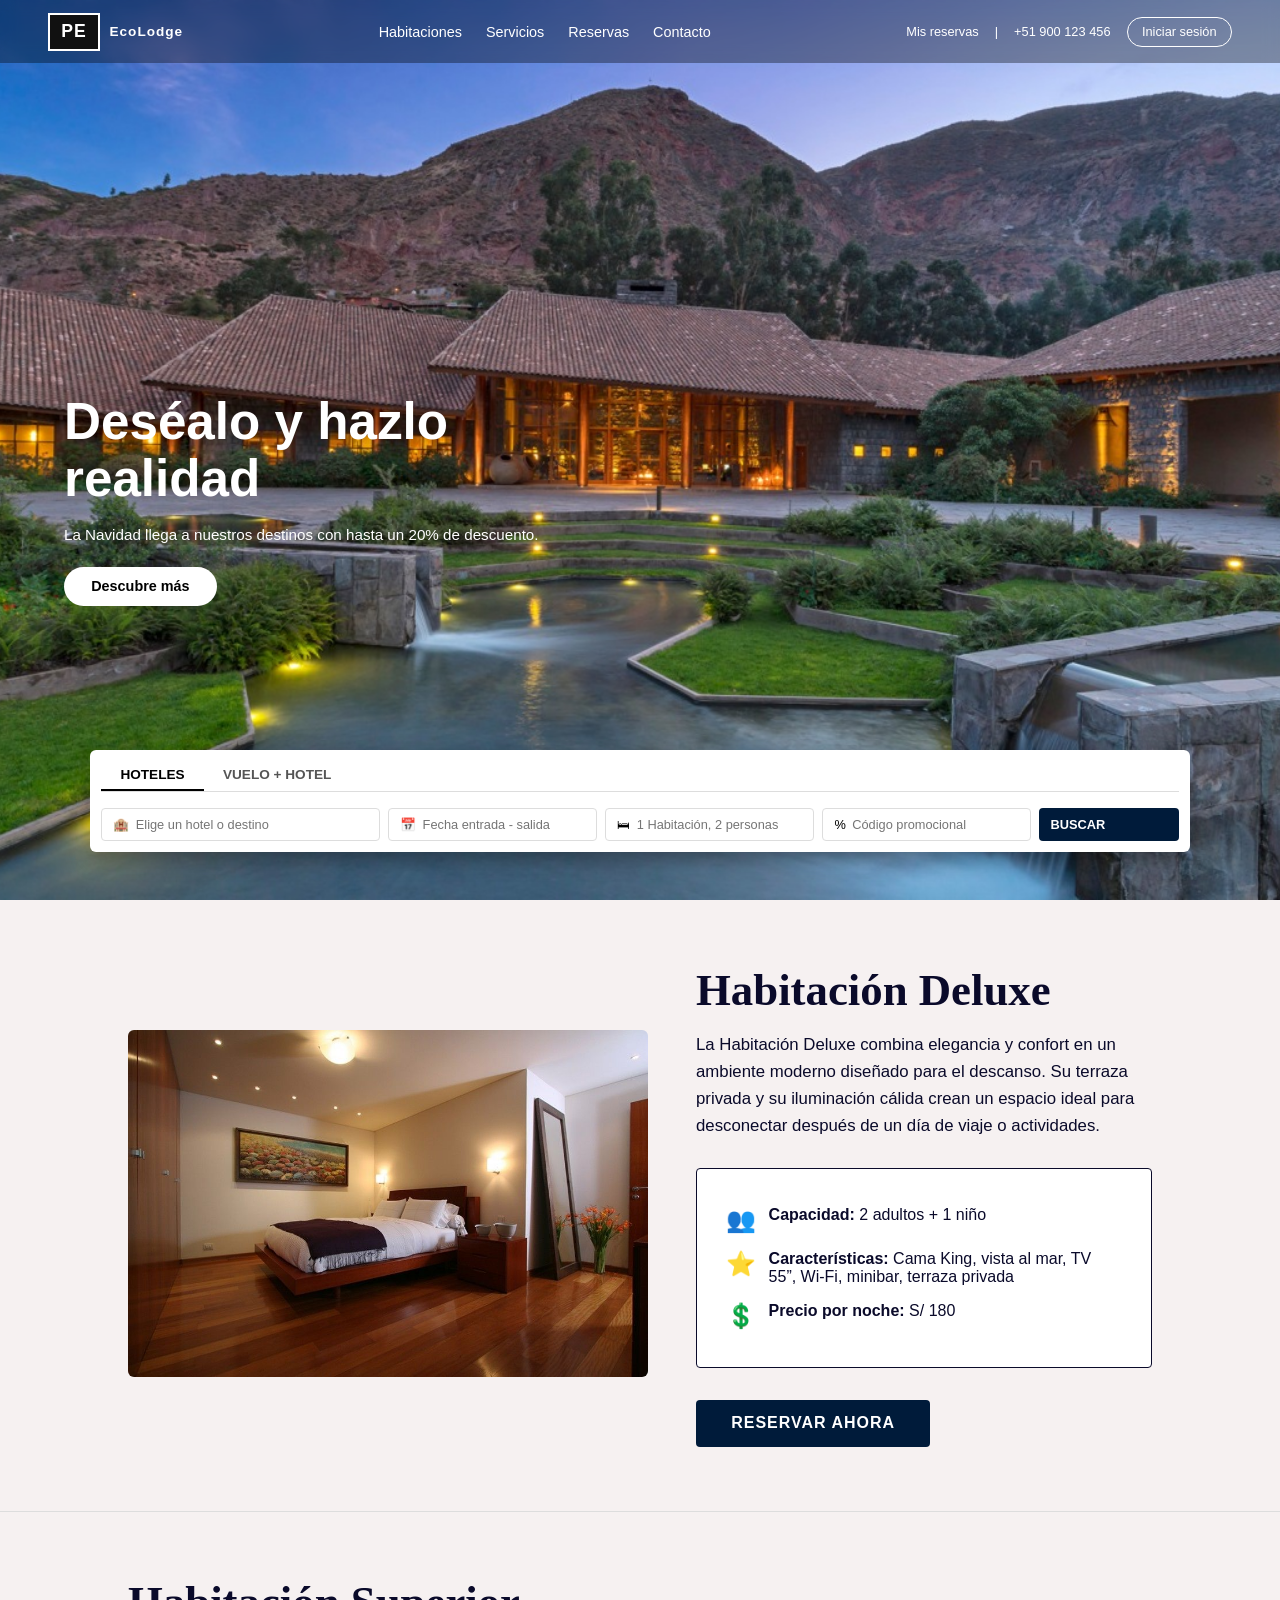
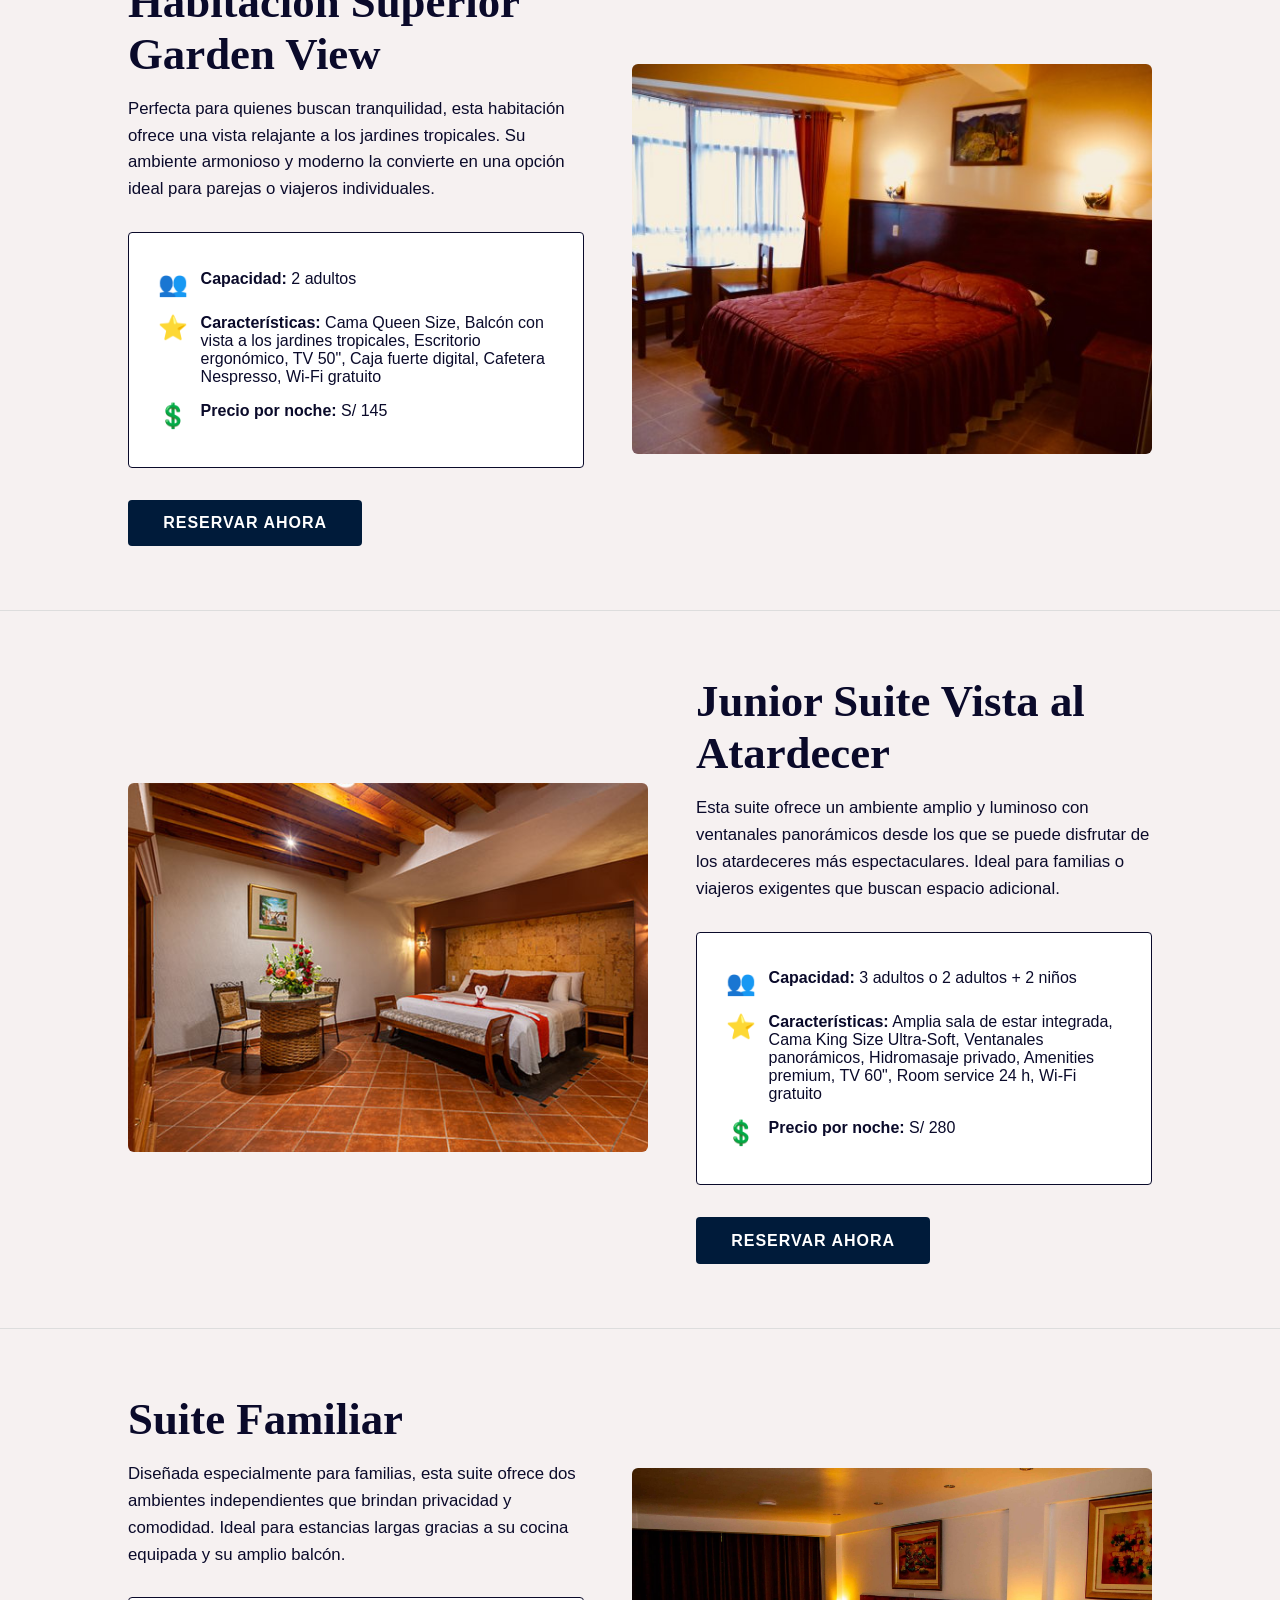
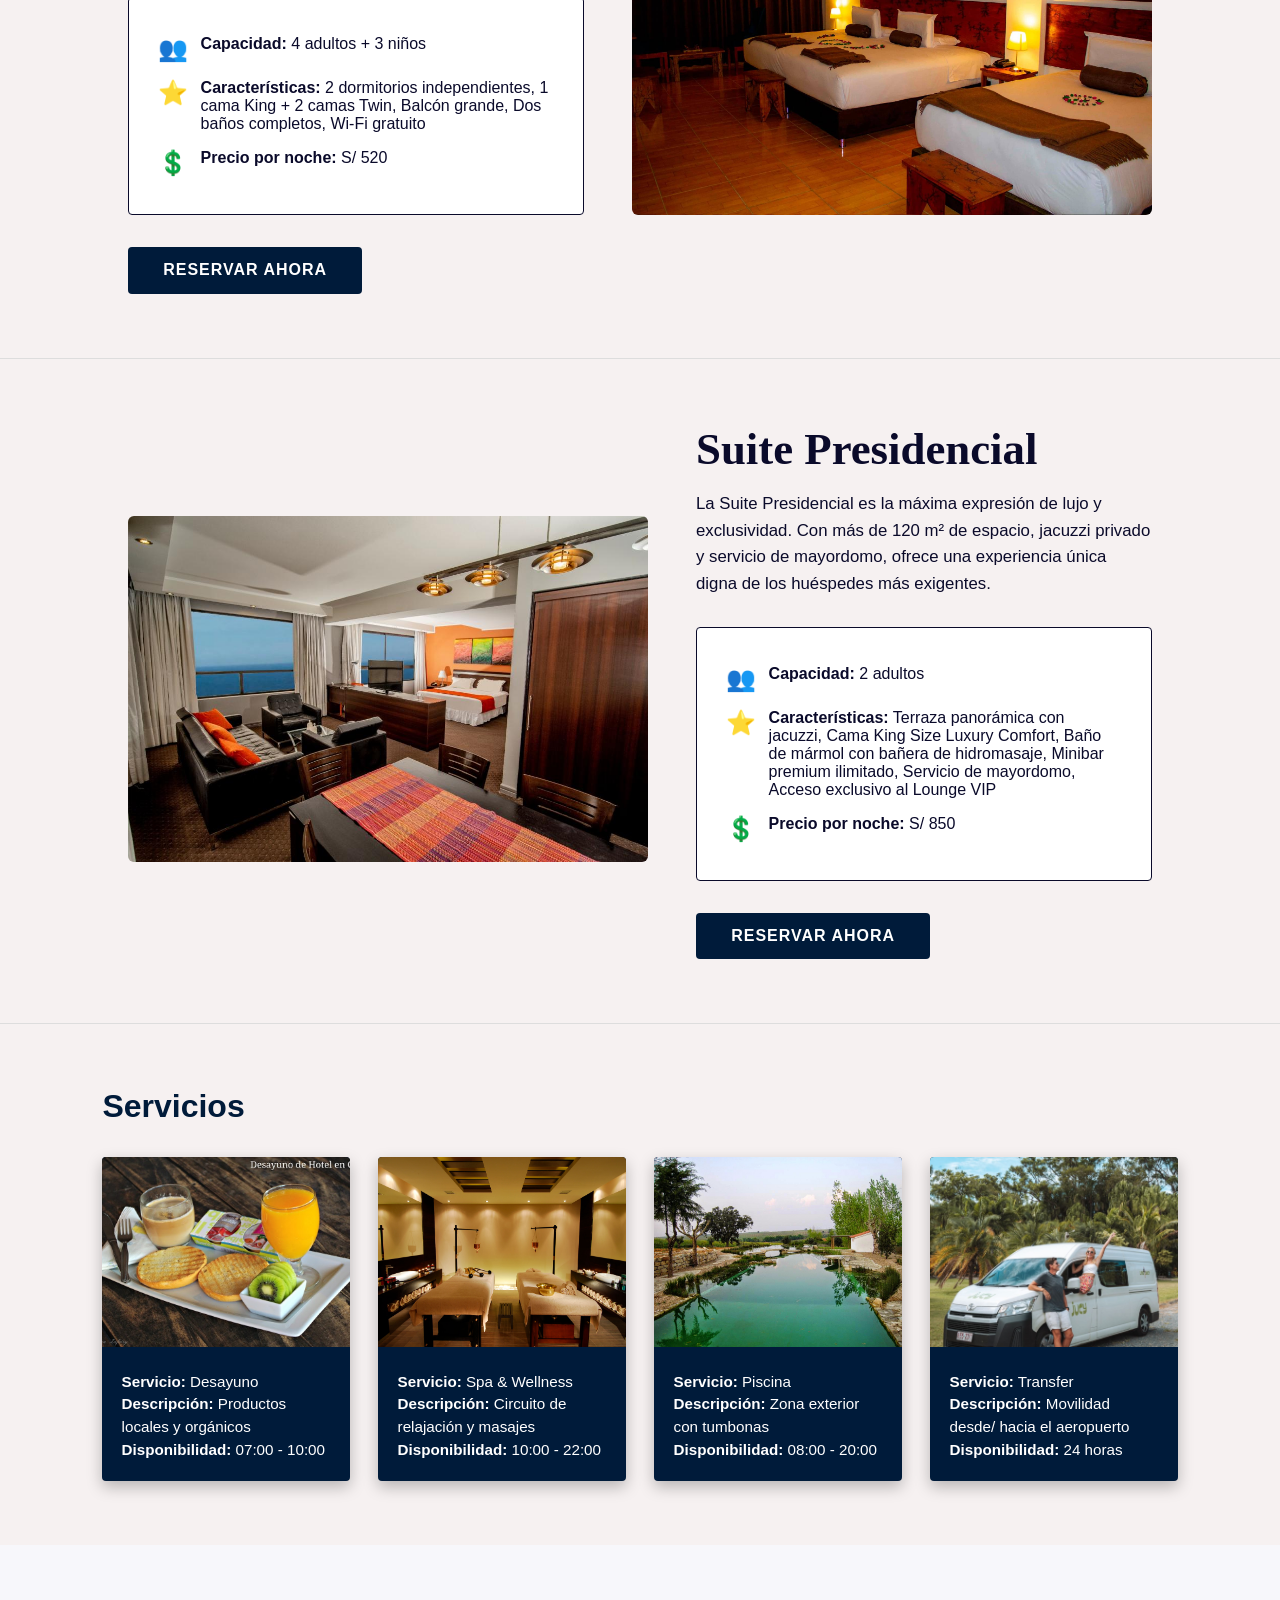
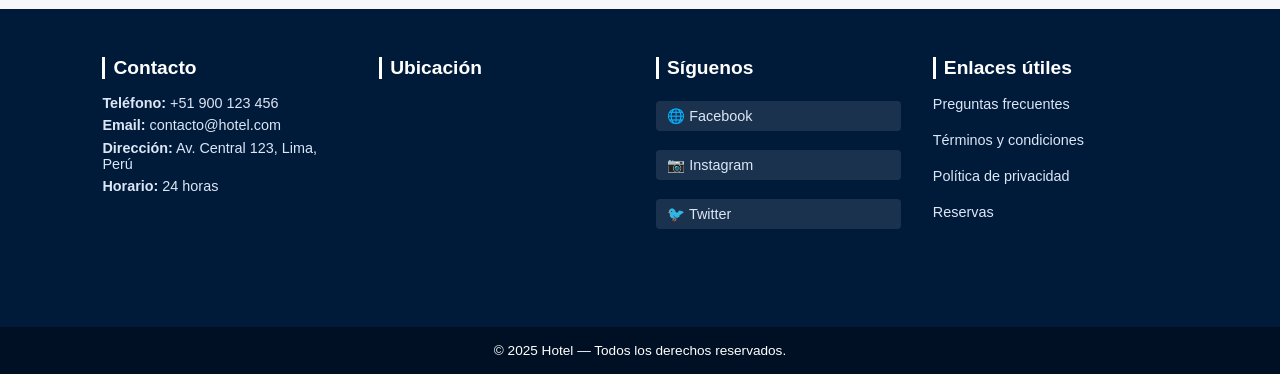
<file: index.html>
<!DOCTYPE html>
<html lang="es">
<head>
  <meta charset="UTF-8" />
  <title>Hotel Demo</title>
  <meta name="viewport" content="width=device-width, initial-scale=1" />
  <link rel="stylesheet" href="style.css">

</head>
<body>
  <header class="main-header">
    <div class="logo">
      <div class="logo-box">PE</div>
      <span class="logo-text">EcoLodge</span>
    </div>
    <nav>
      <a href="#habitaciones">Habitaciones</a>
      <a href="#servicios">Servicios</a>
      <a href="reservas.html">Reservas</a>
      <a href="#contacto">Contacto</a>
    </nav>
    <div class="header-right">
      <span>Mis reservas</span>
      <span>|</span>
      <span>+51 900 123 456</span>
      <a href="#" class="btn-login">Iniciar sesión</a>
    </div>
  </header>
  <main>
    <section class="hero" id="inicio">
      <div class="hero-overlay">
        <h1 class="hero-title">Deséalo y hazlo realidad</h1>
        <p class="hero-subtitle">
          La Navidad llega a nuestros destinos con hasta un 20% de descuento.
        </p>
        <a href="#reservas" class="btn-primary">Descubre más</a>
      </div>
      <div class="search-bar" id="reservas">
        <div class="search-tabs">
          <div class="search-tab active">HOTELES</div>
          <div class="search-tab">VUELO + HOTEL</div>
        </div>

        <div class="search-fields">
          <div class="field">
            <span>🏨</span>
            <input type="text" placeholder="Elige un hotel o destino" />
          </div>
          <div class="field">
            <span>📅</span>
            <input type="text" placeholder="Fecha entrada - salida" />
          </div>
          <div class="field">
            <span>🛏</span>
            <input type="text" placeholder="1 Habitación, 2 personas" />
          </div>
          <div class="field">
            <span>%</span>
            <input type="text" placeholder="Código promocional" />
          </div>
          <button class="field btn-search">BUSCAR</button>
        </div>
      </div>
    </section>
    <section class="room-section" id="habitaciones">
  <div class="room-image">
    <img src="/img/habitacion.jpg" alt="Habitación Deluxe">
  </div>

  <div class="room-info">
    <h2 class="room-title">Habitación Deluxe</h2>
    <p class="room-description">
      La Habitación Deluxe combina elegancia y confort en un ambiente moderno diseñado para el descanso. Su terraza privada y su iluminación cálida crean un espacio ideal para desconectar después de un día de viaje o actividades.
    </p>

    <div class="room-details">
      <div class="detail-item">
        <span class="detail-icon">👥</span>
        <p><strong>Capacidad:</strong> 2 adultos + 1 niño</p>
      </div>

      <div class="detail-item">
        <span class="detail-icon">⭐</span>
        <p><strong>Características:</strong> Cama King, vista al mar, TV 55”, Wi-Fi, minibar, terraza privada</p>
      </div>

      <div class="detail-item">
        <span class="detail-icon">💲</span>
        <p><strong>Precio por noche:</strong> S/ 180</p>
      </div>
    </div>

    <a href="#" class="room-btn">RESERVAR AHORA</a>
  </div>
</section>

<section class="room-section">
  <div class="room-info">
    <h2 class="room-title">Habitación Superior Garden View</h2>
    <p class="room-description">
      Perfecta para quienes buscan tranquilidad, esta habitación ofrece una vista relajante a los jardines tropicales. Su ambiente armonioso y moderno la convierte en una opción ideal para parejas o viajeros individuales.
    </p>

    <div class="room-details">
      <div class="detail-item">
        <span class="detail-icon">👥</span>
        <p><strong>Capacidad:</strong> 2 adultos</p>
      </div>

      <div class="detail-item">
        <span class="detail-icon">⭐</span>
        <p><strong>Características:</strong> Cama Queen Size, Balcón con vista a los jardines tropicales, Escritorio ergonómico, TV 50", Caja fuerte digital, Cafetera Nespresso, Wi-Fi gratuito</p>
      </div>

      <div class="detail-item">
        <span class="detail-icon">💲</span>
        <p><strong>Precio por noche:</strong> S/ 145</p>
      </div>
    </div>

    <a href="#" class="room-btn">RESERVAR AHORA</a>
  </div>
  <div class="room-image">
    <img src="/img/habitacion1.jpg" alt="Habitación Deluxe">
  </div>
</section>
   <section class="room-section">
  <div class="room-image">
    <img src="/img/habitacion2.jpg" alt="Habitación Deluxe">
  </div>

  <div class="room-info">
    <h2 class="room-title">Junior Suite Vista al Atardecer</h2>
    <p class="room-description">
      Esta suite ofrece un ambiente amplio y luminoso con ventanales panorámicos desde los que se puede disfrutar de los atardeceres más espectaculares. Ideal para familias o viajeros exigentes que buscan espacio adicional.

    <div class="room-details">
      <div class="detail-item">
        <span class="detail-icon">👥</span>
        <p><strong>Capacidad:</strong> 3 adultos o 2 adultos + 2 niños</p>
      </div>

      <div class="detail-item">
        <span class="detail-icon">⭐</span>
        <p><strong>Características:</strong> Amplia sala de estar integrada, Cama King Size Ultra-Soft, Ventanales panorámicos, Hidromasaje privado, Amenities premium, TV 60", Room service 24 h, Wi-Fi gratuito</p>
      </div>

      <div class="detail-item">
        <span class="detail-icon">💲</span>
        <p><strong>Precio por noche:</strong> S/ 280</p>
      </div>
    </div>

    <a href="#" class="room-btn">RESERVAR AHORA</a>
  </div>
</section>

<section class="room-section">
  <div class="room-info">
    <h2 class="room-title">Suite Familiar</h2>
    <p class="room-description">
      Diseñada especialmente para familias, esta suite ofrece dos ambientes independientes que brindan privacidad y comodidad. Ideal para estancias largas gracias a su cocina equipada y su amplio balcón.
    </p>

    <div class="room-details">
      <div class="detail-item">
        <span class="detail-icon">👥</span>
        <p><strong>Capacidad:</strong> 4 adultos + 3 niños</p>
      </div>

      <div class="detail-item">
        <span class="detail-icon">⭐</span>
        <p><strong>Características:</strong> 2 dormitorios independientes, 1 cama King + 2 camas Twin, Balcón grande, Dos baños completos, Wi-Fi gratuito</p>
      </div>

      <div class="detail-item">
        <span class="detail-icon">💲</span>
        <p><strong>Precio por noche:</strong> S/ 520</p>
      </div>
    </div>

    <a href="#" class="room-btn">RESERVAR AHORA</a>
  </div>
  <div class="room-image">
    <img src="/img/habitacion3.jpg" alt="Habitación Deluxe">
  </div>
</section>
<section class="room-section">
  <div class="room-image">
    <img src="/img/habitacion4.jpg" alt="Habitación Deluxe">
  </div>

  <div class="room-info">
    <h2 class="room-title">Suite Presidencial</h2>
    <p class="room-description">
      La Suite Presidencial es la máxima expresión de lujo y exclusividad. Con más de 120 m² de espacio, jacuzzi privado y servicio de mayordomo, ofrece una experiencia única digna de los huéspedes más exigentes.
    </p>

    <div class="room-details">
      <div class="detail-item">
        <span class="detail-icon">👥</span>
        <p><strong>Capacidad:</strong> 2 adultos</p>
      </div>

      <div class="detail-item">
        <span class="detail-icon">⭐</span>
        <p><strong>Características:</strong> Terraza panorámica con jacuzzi, Cama King Size Luxury Comfort, Baño de mármol con bañera de hidromasaje, Minibar premium ilimitado, Servicio de mayordomo, Acceso exclusivo al Lounge VIP</p>
      </div>

      <div class="detail-item">
        <span class="detail-icon">💲</span>
        <p><strong>Precio por noche:</strong> S/ 850</p>
      </div>
    </div>

    <a href="#" class="room-btn">RESERVAR AHORA</a>
  </div>
</section>

<section id="servicios" class="services-row-section">
  <h2 class="services-title">Servicios</h2>

  <div class="services-row">

    <article class="service-card">
      <img src="/img/desayuno.jpg" alt="Desayuno">
      <div class="service-info">
        <p><strong>Servicio:</strong> Desayuno</p>
        <p><strong>Descripción:</strong> Productos locales y orgánicos</p>
        <p><strong>Disponibilidad:</strong> 07:00 - 10:00</p>
      </div>
    </article>

    <article class="service-card">
      <img src="/img/spa.jpg" alt="Spa">
      <div class="service-info">
        <p><strong>Servicio:</strong> Spa & Wellness</p>
        <p><strong>Descripción:</strong> Circuito de relajación y masajes</p>
        <p><strong>Disponibilidad:</strong> 10:00 - 22:00</p>
      </div>
    </article>

    <article class="service-card">
      <img src="/img/piscina.jpg" alt="Piscina">
      <div class="service-info">
        <p><strong>Servicio:</strong> Piscina</p>
        <p><strong>Descripción:</strong> Zona exterior con tumbonas</p>
        <p><strong>Disponibilidad:</strong> 08:00 - 20:00</p>
      </div>
    </article>

    <article class="service-card">
      <img src="/img/transfer.jpg" alt="Transfer">
      <div class="service-info">
        <p><strong>Servicio:</strong> Transfer</p>
        <p><strong>Descripción:</strong> Movilidad desde/ hacia el aeropuerto</p>
        <p><strong>Disponibilidad:</strong> 24 horas</p>
      </div>
    </article>

  </div>
</section>
</main>

  <footer class="footer" id="contacto">
  <div class="footer-container">
    <div class="footer-column">
      <h3>Contacto</h3>
      <p><strong>Teléfono:</strong> +51 900 123 456</p>
      <p><strong>Email:</strong> contacto@hotel.com</p>
      <p><strong>Dirección:</strong> Av. Central 123, Lima, Perú</p>
      <p><strong>Horario:</strong> 24 horas</p>
    </div>
    <div class="footer-column">
      <h3>Ubicación</h3>
      <div class="footer-map">
        <iframe 
          src="https://www.google.com/maps/embed?pb=!1m18!1m12!1m3!1d3901.5900891357004!2d-77.04279312405292!3d-12.078927042011317!2m3!1f0!2f0!3f0!3m2!1i1024!2i768!4f13.1!3m3!1m2!1s0x9105c8c48a88fb15%3A0x6d0f0df2f03fbc0!2sLima!5e0!3m2!1ses!2spe!4v1700000000000"
          width="100%" height="180" style="border:0;" allowfullscreen="" loading="lazy">
        </iframe>
      </div>
    </div>
    <div class="footer-column">
      <h3>Síguenos</h3>
      <div class="social-links">
        <a href="#" class="social-icon">🌐 Facebook</a>
        <a href="#" class="social-icon">📷 Instagram</a>
        <a href="#" class="social-icon">🐦 Twitter</a>
      </div>
    </div>
    <div class="footer-column">
      <h3>Enlaces útiles</h3>
      <a href="#">Preguntas frecuentes</a> <br> <br>
      <a href="#">Términos y condiciones</a> <br> <br>
      <a href="#">Política de privacidad</a> <br> <br>
      <a href="#">Reservas</a>
    </div>
  </div>
  <div class="footer-bottom">
    © 2025 Hotel — Todos los derechos reservados.
  </div>
</footer>
</body>
</html>
</file>
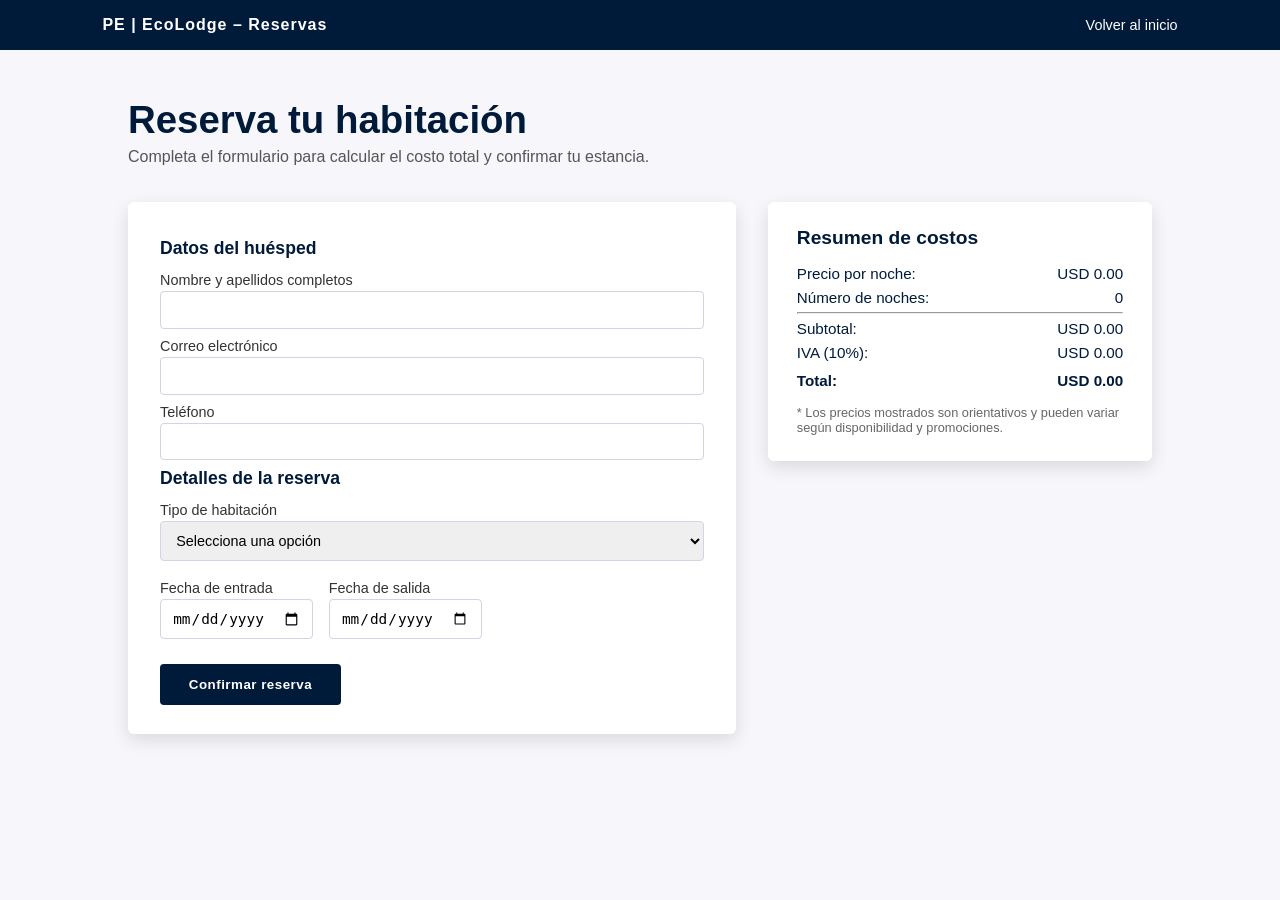
<file: reservas.html>
<!DOCTYPE html>
<html lang="es">
<head>
  <meta charset="UTF-8" />
  <title>Reserva de habitaciones</title>
  <meta name="viewport" content="width=device-width, initial-scale=1" />
  <link rel="stylesheet" href="style.css">
</head>
<body>
  <header class="reservas-header">
    <div class="logo">PE | EcoLodge – Reservas</div>
    <nav>
      <a href="index.html">Volver al inicio</a>
    </nav>
  </header>

  <main class="booking-page">
    <div class="booking-container">
      <div class="booking-header">
        <h1>Reserva tu habitación</h1>
        <p>Completa el formulario para calcular el costo total y confirmar tu estancia.</p>
      </div>

      <div class="booking-wrapper">
        <form id="bookingForm" class="booking-form">
          <h3>Datos del huésped</h3>

          <label for="fullName">Nombre y apellidos completos</label>
          <input type="text" id="fullName" required>

          <label for="email">Correo electrónico</label>
          <input type="email" id="email" required>

          <label for="phone">Teléfono</label>
          <input type="tel" id="phone" required>

          <h3>Detalles de la reserva</h3>

          <label for="roomType">Tipo de habitación</label>
          <select id="roomType" required>
            <option value="">Selecciona una opción</option>
            <option value="deluxe" data-price="180">
              Habitación Deluxe - USD 180 / noche
            </option>
            <option value="superior" data-price="145">
              Habitación Superior Garden View - USD 145 / noche
            </option>
            <option value="junior" data-price="260">
              Junior Suite Vista al Atardecer - USD 260 / noche
            </option>
            <option value="familiar" data-price="310">
              Suite Familiar - USD 310 / noche
            </option>
            <option value="presidencial" data-price="620">
              Suite Presidencial - USD 620 / noche
            </option>
          </select>

          <div class="booking-dates">
            <div>
              <label for="checkIn">Fecha de entrada</label>
              <input type="date" id="checkIn" required>
            </div>
            <div>
              <label for="checkOut">Fecha de salida</label>
              <input type="date" id="checkOut" required>
            </div>
          </div>

          <button type="submit" class="btn-confirm">
            Confirmar reserva
          </button>
        </form>
        <aside class="booking-summary">
          <h3>Resumen de costos</h3>

          <div class="summary-row">
            <span>Precio por noche:</span>
            <span id="pricePerNight">USD 0.00</span>
          </div>

          <div class="summary-row">
            <span>Número de noches:</span>
            <span id="numNights">0</span>
          </div>

          <hr>

          <div class="summary-row">
            <span>Subtotal:</span>
            <span id="subtotal">USD 0.00</span>
          </div>

          <div class="summary-row">
            <span>IVA (10%):</span>
            <span id="tax">USD 0.00</span>
          </div>

          <div class="summary-row total-row">
            <span>Total:</span>
            <span id="total">USD 0.00</span>
          </div>

          <p class="summary-note">
            * Los precios mostrados son orientativos y pueden variar según
            disponibilidad y promociones.
          </p>
        </aside>
      </div>
    </div>
  </main>

  <script src="script.js"></script>
</body>
</html>
</file>
<file: style.css>
/* ============== RESET GENERAL ============== */
* {
  margin: 0;
  padding: 0;
  box-sizing: border-box;
}

body {
  font-family: Arial, Helvetica, sans-serif;
  background: #f7f7fb;
  color: #001b3a;
}

a {
  text-decoration: none;
  color: inherit;
}

/* ============== BARRA SUPERIOR FIJA (INDEX) ============== */
.main-header {
  position: fixed;
  top: 0;
  left: 0;
  width: 100%;
  z-index: 1000;
  padding: 0.8rem 3rem;

  display: flex;
  align-items: center;
  justify-content: space-between;
  gap: 2rem;

  background: rgba(0, 0, 0, 0.35);
  backdrop-filter: blur(8px);
  -webkit-backdrop-filter: blur(8px);
  color: #fff;
}

.logo {
  display: flex;
  align-items: center;
  gap: 0.6rem;
  font-weight: bold;
  letter-spacing: 1px;
}

.logo-box {
  background: #111;
  border: 2px solid #fff;
  padding: 0.4rem 0.7rem;
  display: flex;
  align-items: center;
  justify-content: center;
  font-size: 1.1rem;
}

.logo-text {
  font-size: 0.85rem;
}

nav {
  display: flex;
  gap: 1.5rem;
  font-size: 0.9rem;
}

nav a {
  position: relative;
}

nav a::after {
  content: "";
  position: absolute;
  left: 0;
  bottom: -3px;
  width: 0;
  height: 2px;
  background: #fff;
  transition: width 0.2s;
}

nav a:hover::after {
  width: 100%;
}

.header-right {
  display: flex;
  gap: 1rem;
  font-size: 0.8rem;
  align-items: center;
}

.btn-login {
  border: 1px solid #fff;
  padding: 0.4rem 0.9rem;
  border-radius: 999px;
  font-size: 0.8rem;
}

/* ============== HERO / PORTADA (INDEX) ============== */
.hero {
  height: 100vh;
  background-image: url("img/hotel.jpg");
  background-size: cover;
  background-position: center;
  position: relative;
  padding: 0 5%;
  display: flex;
  flex-direction: column;
  justify-content: center;
  padding-top: 100px; /* para que no tape el header fijo */
  color: #fff;
}

.hero-overlay {
  max-width: 520px;
}

.hero-title {
  font-size: clamp(2.5rem, 4vw, 3.5rem);
  line-height: 1.1;
  margin-bottom: 1.2rem;
}

.hero-subtitle {
  font-size: 0.95rem;
  margin-bottom: 1.5rem;
}

.btn-primary {
  display: inline-block;
  background: #fff;
  color: #000;
  padding: 0.7rem 1.7rem;
  border-radius: 999px;
  font-size: 0.9rem;
  font-weight: bold;
}

/* ============== BARRA DE BÚSQUEDA (INDEX) ============== */
.search-bar {
  position: absolute;
  left: 50%;
  bottom: 3rem;
  transform: translateX(-50%);
  width: min(90%, 1100px);

  background: #fff;
  color: #000;
  display: flex;
  flex-wrap: wrap;
  align-items: center;
  gap: 0.5rem;
  padding: 0.7rem;
  border-radius: 6px;
  box-shadow: 0 8px 20px rgba(0, 0, 0, 0.35);
  font-size: 0.85rem;
}

.search-tabs {
  display: flex;
  border-bottom: 1px solid #ddd;
  width: 100%;
  margin-bottom: 0.5rem;
}

.search-tab {
  padding: 0.4rem 1.2rem;
  cursor: pointer;
  font-weight: 600;
  color: #555;
}

.search-tab.active {
  border-bottom: 2px solid #000;
  color: #000;
}

.search-fields {
  display: grid;
  grid-template-columns: 2fr 1.5fr 1.5fr 1.5fr 1fr;
  gap: 0.5rem;
  width: 100%;
}

.field {
  border: 1px solid #ddd;
  border-radius: 4px;
  padding: 0.5rem 0.7rem;
  display: flex;
  align-items: center;
  gap: 0.4rem;
  font-size: 0.8rem;
}

.field input {
  border: none;
  outline: none;
  width: 100%;
  font-size: inherit;
}

.btn-search {
  background: #001b3a;
  color: #fff;
  border: none;
  border-radius: 4px;
  font-weight: bold;
  cursor: pointer;
}

.room-section {
  display: flex;
  align-items: center;
  gap: 3rem;
  padding: 4rem 10%;
  border-bottom: 1px solid #ddd;
  background-color: #f6f1f1;
}

.room-image img {
  width: 520px;
  height: auto;
  border-radius: 6px;
  object-fit: cover;
}

.room-info {
  max-width: 600px;
  color: #0a0a2a;
}

.room-title {
  font-size: 2.8rem;
  font-family: "Georgia", serif;
  margin-bottom: 1rem;
}

.room-description {
  font-size: 1.05rem;
  margin-bottom: 1.8rem;
  line-height: 1.6;
}

.room-details {
  border: 1px solid #0a0a2a;
  padding: 1.8rem;
  border-radius: 4px;
  margin-bottom: 2rem;
  background: #fff;
}

.detail-item {
  display: flex;
  align-items: flex-start;
  gap: 0.8rem;
  padding: 0.5rem 0;
}

.detail-icon {
  font-size: 1.5rem;
}

.room-btn {
  display: inline-block;
  padding: 0.9rem 2.2rem;
  background: #001b3a;
  color: #fff;
  font-weight: bold;
  border-radius: 4px;
  letter-spacing: 1px;
  text-decoration: none;
  transition: background 0.2s ease;
}

.room-btn:hover {
  background: #003063;
}

.services-row-section {
  padding: 4rem 8%;
  background: #f6f1f1;
}

.services-title {
  font-size: 2rem;
  margin-bottom: 2rem;
  color: #001b3a;
}

.services-row {
  display: flex;
  justify-content: space-between;
  gap: 1.8rem;
  flex-wrap: nowrap;
}

.service-card {
  width: 280px;
  background: #001b3a;
  color: #fff;
  border-radius: 4px;
  overflow: hidden;
  box-shadow: 0 6px 15px rgba(0, 0, 0, 0.25);
}

.service-card img {
  width: 100%;
  height: 190px;
  object-fit: cover;
}

.service-info {
  padding: 1.2rem;
  font-size: 0.95rem;
  line-height: 1.5;
}

.footer {
  background: #001b3a;
  color: #ffffff;
  padding-top: 3rem;
  margin-top: 4rem;
}

.footer-container {
  display: flex;
  justify-content: space-between;
  gap: 2rem;
  flex-wrap: wrap;
  padding: 0 8% 2rem;
}

.footer-column {
  flex: 1;
  min-width: 220px;
}

.footer h3 {
  font-size: 1.2rem;
  margin-bottom: 1rem;
  border-left: 3px solid #ffffff;
  padding-left: 8px;
}

.footer p,
.footer a {
  font-size: 0.9rem;
  margin: 0.4rem 0;
  color: #dce6f5;
  text-decoration: none;
}

.footer a:hover {
  color: #ffffff;
  text-decoration: underline;
}

.footer-map iframe {
  border-radius: 4px;
}

.social-links {
  display: flex;
  flex-direction: column;
  gap: 0.4rem;
}

.social-icon {
  background: rgba(255, 255, 255, 0.1);
  padding: 0.4rem 0.7rem;
  border-radius: 4px;
  transition: 0.2s;
}

.social-icon:hover {
  background: rgba(255, 255, 255, 0.25);
}

.footer-bottom {
  text-align: center;
  padding: 1rem 0;
  background: #001024;
  font-size: 0.85rem;
  margin-top: 1rem;
}

.reservas-header {
  background: #001b3a;
  color: #fff;
  padding: 1rem 8%;
  display: flex;
  justify-content: space-between;
  align-items: center;
}

.reservas-header .logo {
  font-weight: bold;
  letter-spacing: 1px;
}


.booking-page {
  padding: 3rem 10%;
}

.booking-container {
  max-width: 1100px;
  margin: 0 auto;
}

.booking-header h1 {
  font-size: 2.4rem;
  margin-bottom: 0.4rem;
}

.booking-header p {
  color: #555;
  margin-bottom: 2.2rem;
}

.booking-wrapper {
  display: flex;
  gap: 2rem;
  align-items: flex-start;
  flex-wrap: wrap;
}

.booking-form {
  flex: 2;
  background: #ffffff;
  padding: 1.8rem 2rem;
  border-radius: 6px;
  box-shadow: 0 6px 18px rgba(0, 0, 0, 0.12);
}

.booking-form h3 {
  font-size: 1.1rem;
  color: #001b3a;
  margin-bottom: 0.8rem;
  margin-top: 0.5rem;
}

.booking-form label {
  display: block;
  margin: 0.6rem 0 0.2rem;
  font-size: 0.9rem;
  color: #333;
}

.booking-form input,
.booking-form select {
  width: 100%;
  padding: 0.6rem 0.7rem;
  border-radius: 4px;
  border: 1px solid #d0d4e4;
  font-size: 0.9rem;
  outline: none;
}

.booking-form input:focus,
.booking-form select:focus {
  border-color: #001b3a;
}

.booking-dates {
  display: flex;
  gap: 1rem;
  margin-top: 0.6rem;
}

.btn-confirm {
  margin-top: 1.6rem;
  display: inline-block;
  background: #001b3a;
  color: #fff;
  border: none;
  border-radius: 4px;
  padding: 0.8rem 1.8rem;
  font-weight: 600;
  cursor: pointer;
  letter-spacing: 0.5px;
}

.btn-confirm:hover {
  background: #003063;
}


.booking-summary {
  flex: 1.2;
  background: #ffffff;
  padding: 1.6rem 1.8rem;
  border-radius: 6px;
  box-shadow: 0 6px 18px rgba(0, 0, 0, 0.12);
}

.booking-summary h3 {
  font-size: 1.2rem;
  margin-bottom: 1rem;
}

.summary-row {
  display: flex;
  justify-content: space-between;
  margin: 0.4rem 0;
  font-size: 0.95rem;
}

.total-row {
  font-weight: 700;
  margin-top: 0.7rem;
}

.summary-note {
  font-size: 0.8rem;
  color: #666;
  margin-top: 1rem;
}

@media (max-width: 1024px) {
  .main-header {
    padding: 0.8rem 1.5rem;
  }

  .room-section {
    padding: 3rem 6%;
    gap: 2rem;
  }

  .room-image img {
    width: 100%;
    max-width: 420px;
  }

  .services-row {
    flex-wrap: wrap;
    justify-content: center;
  }
}


@media (max-width: 768px) {
  
  .main-header {
    flex-wrap: wrap;
    gap: 0.5rem;
  }

  nav {
    flex-wrap: wrap;
    justify-content: center;
  }

  .hero {
    padding: 120px 1.5rem 4rem;
    height: auto;
  }

  .search-bar {
    position: static;
    transform: none;
    margin-top: 2rem;
    width: 100%;
  }

  .search-fields {
    grid-template-columns: 1fr;
  }

  .room-section {
    flex-direction: column;
    padding: 3rem 6%;
  }

  .room-image img {
    width: 100%;
  }


  .services-row {
    flex-wrap: wrap;
    justify-content: center;
  }

  .service-card {
    width: 100%;
    max-width: 320px;
  }

  .footer-container {
    flex-direction: column;
    text-align: center;
  }

  .footer h3 {
    border-left: none;
    padding-left: 0;
  }

  
  .booking-page {
    padding: 2rem 6%;
  }

  .booking-wrapper {
    flex-direction: column;
  }

  .booking-dates {
    flex-direction: column;
  }

  .reservas-header {
    flex-direction: column;
    gap: 0.5rem;
    text-align: center;
  }
}

@media (max-width: 480px) {
  .hero-title {
    font-size: 2.1rem;
  }

  .services-title,
  .booking-header h1 {
    font-size: 1.7rem;
  }
}
</file>
